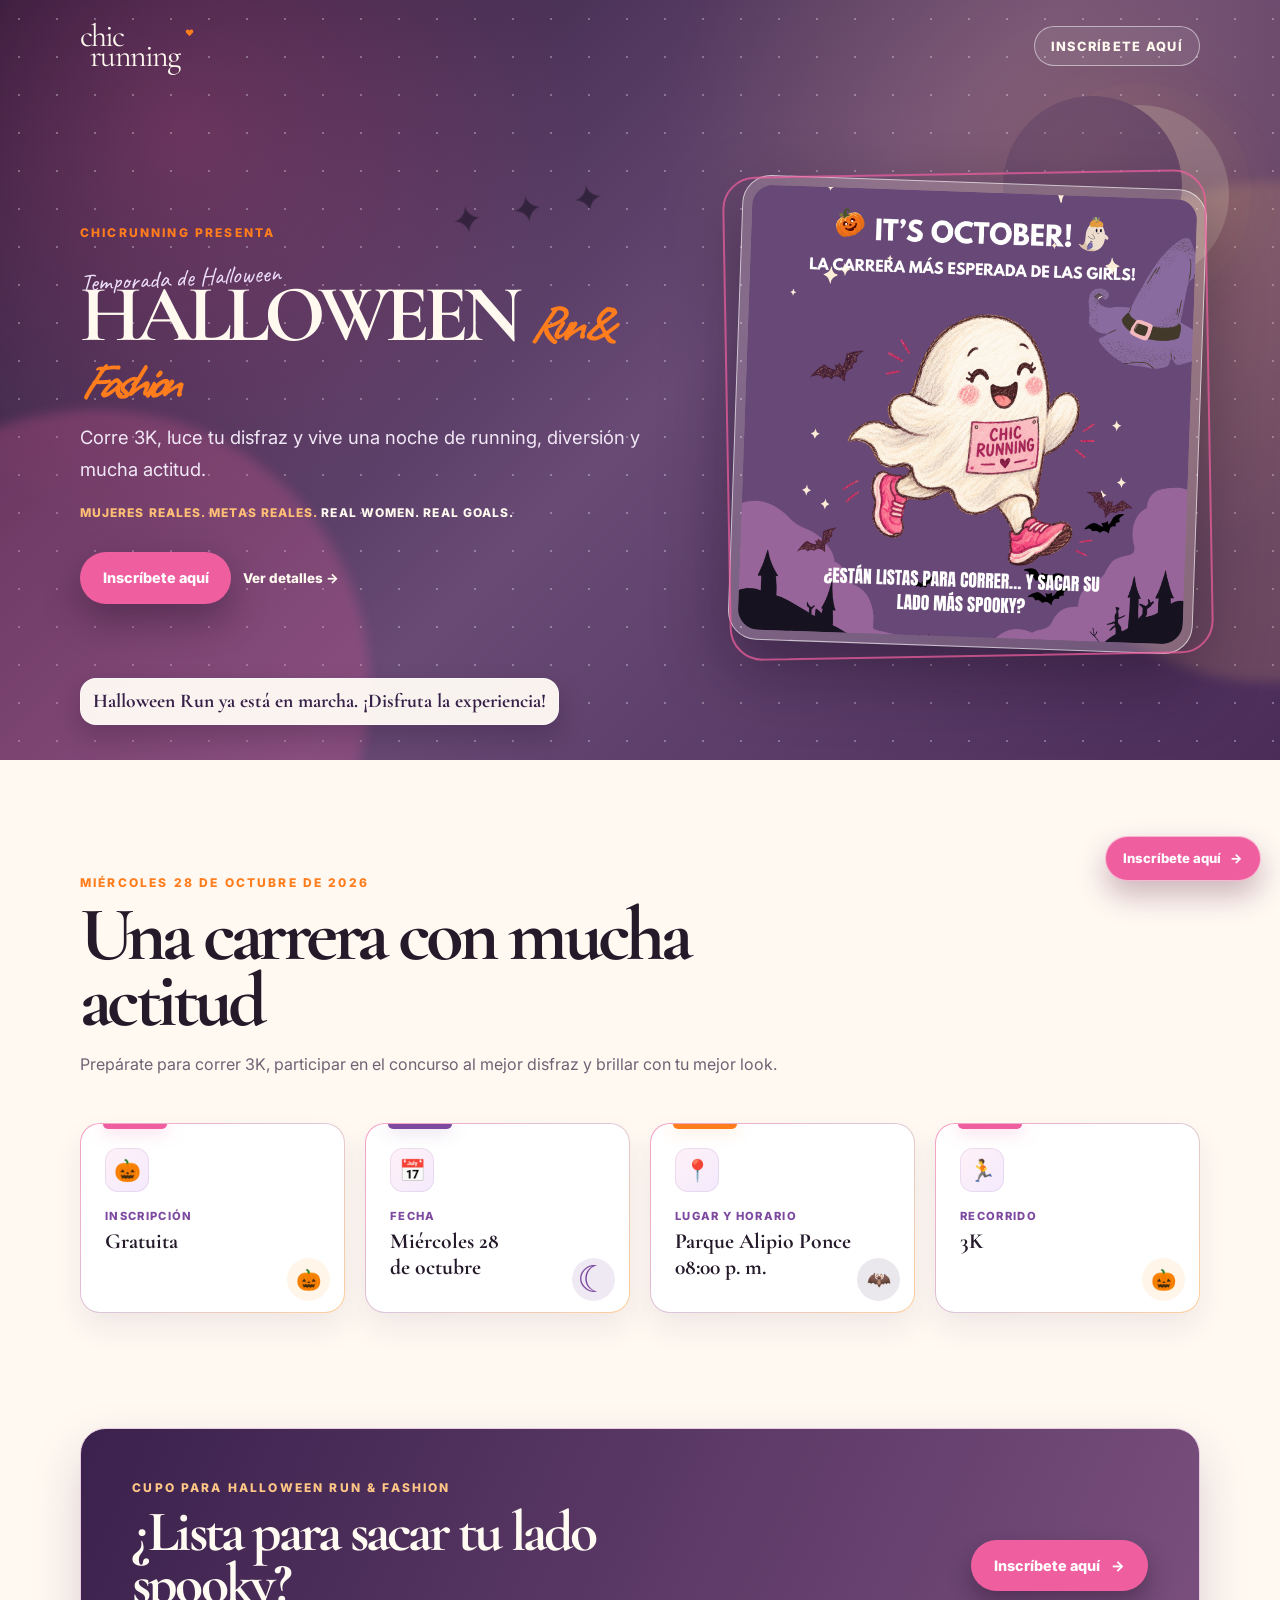
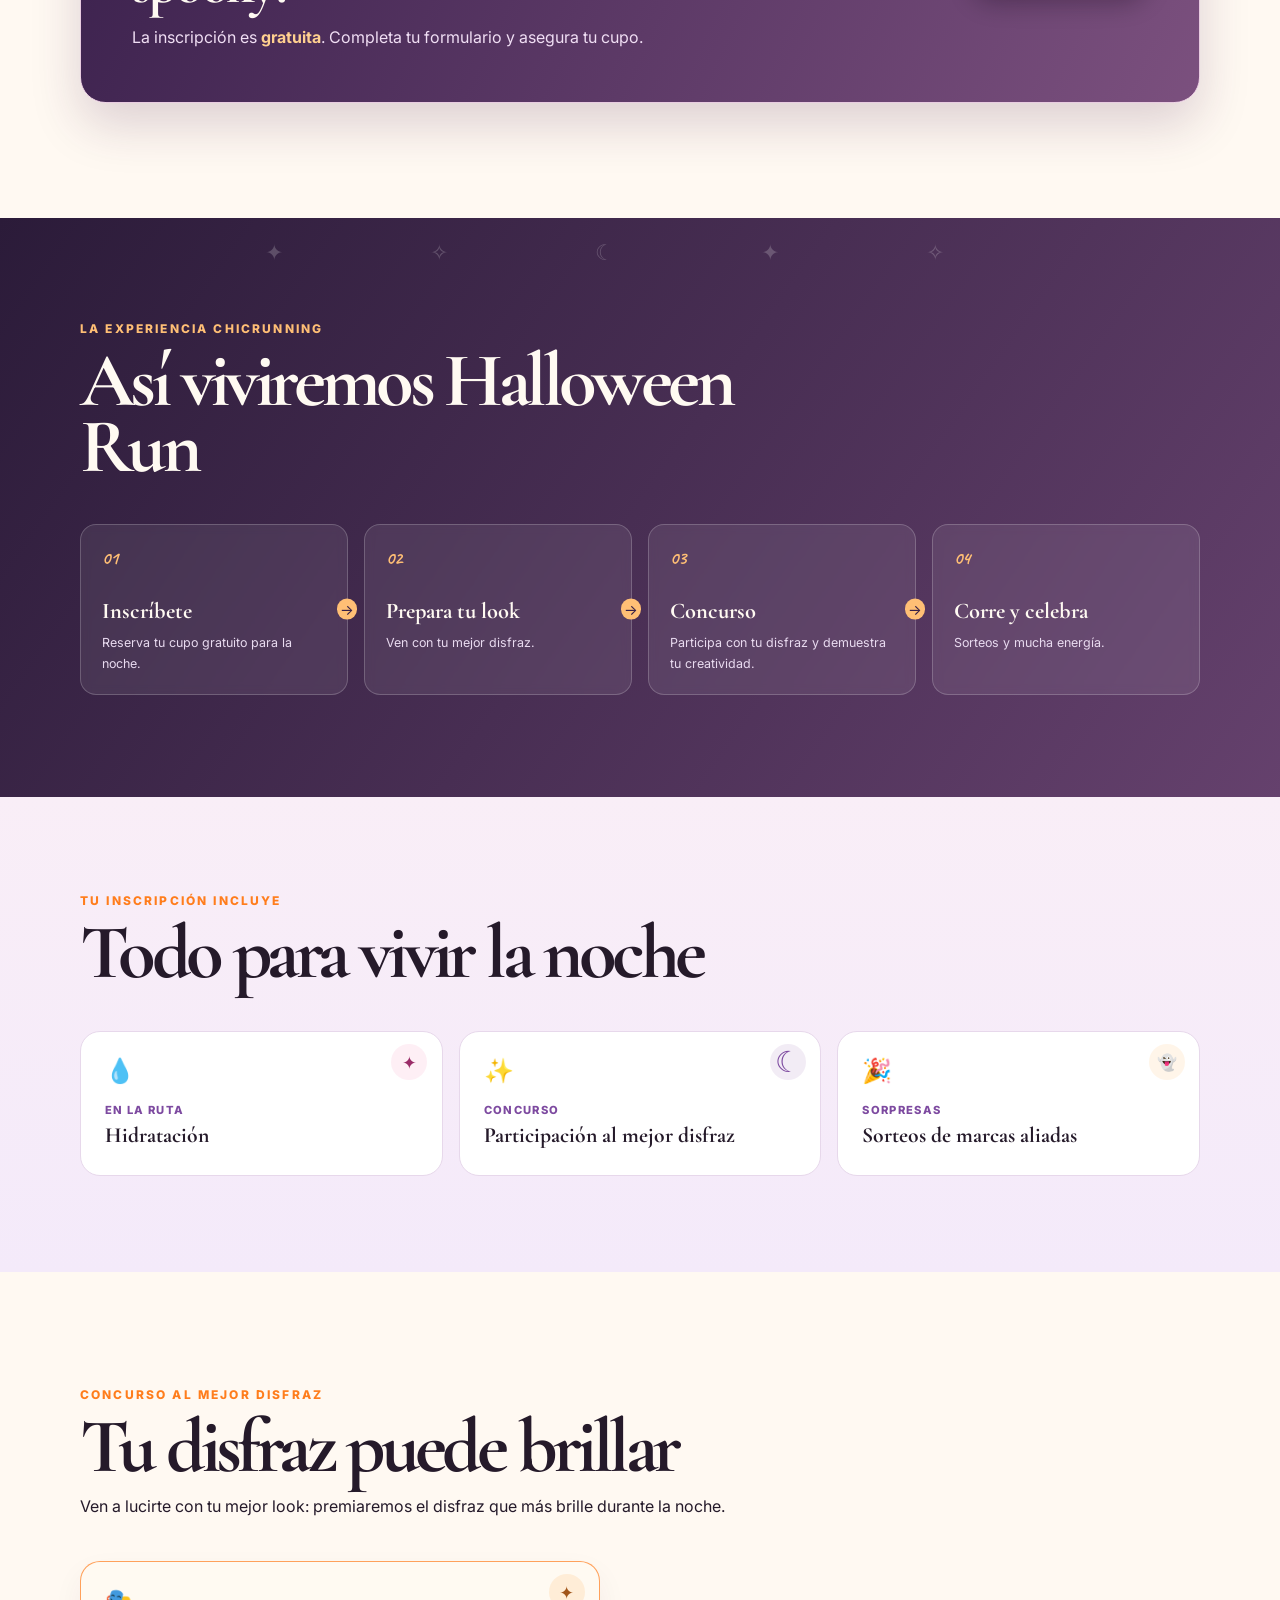
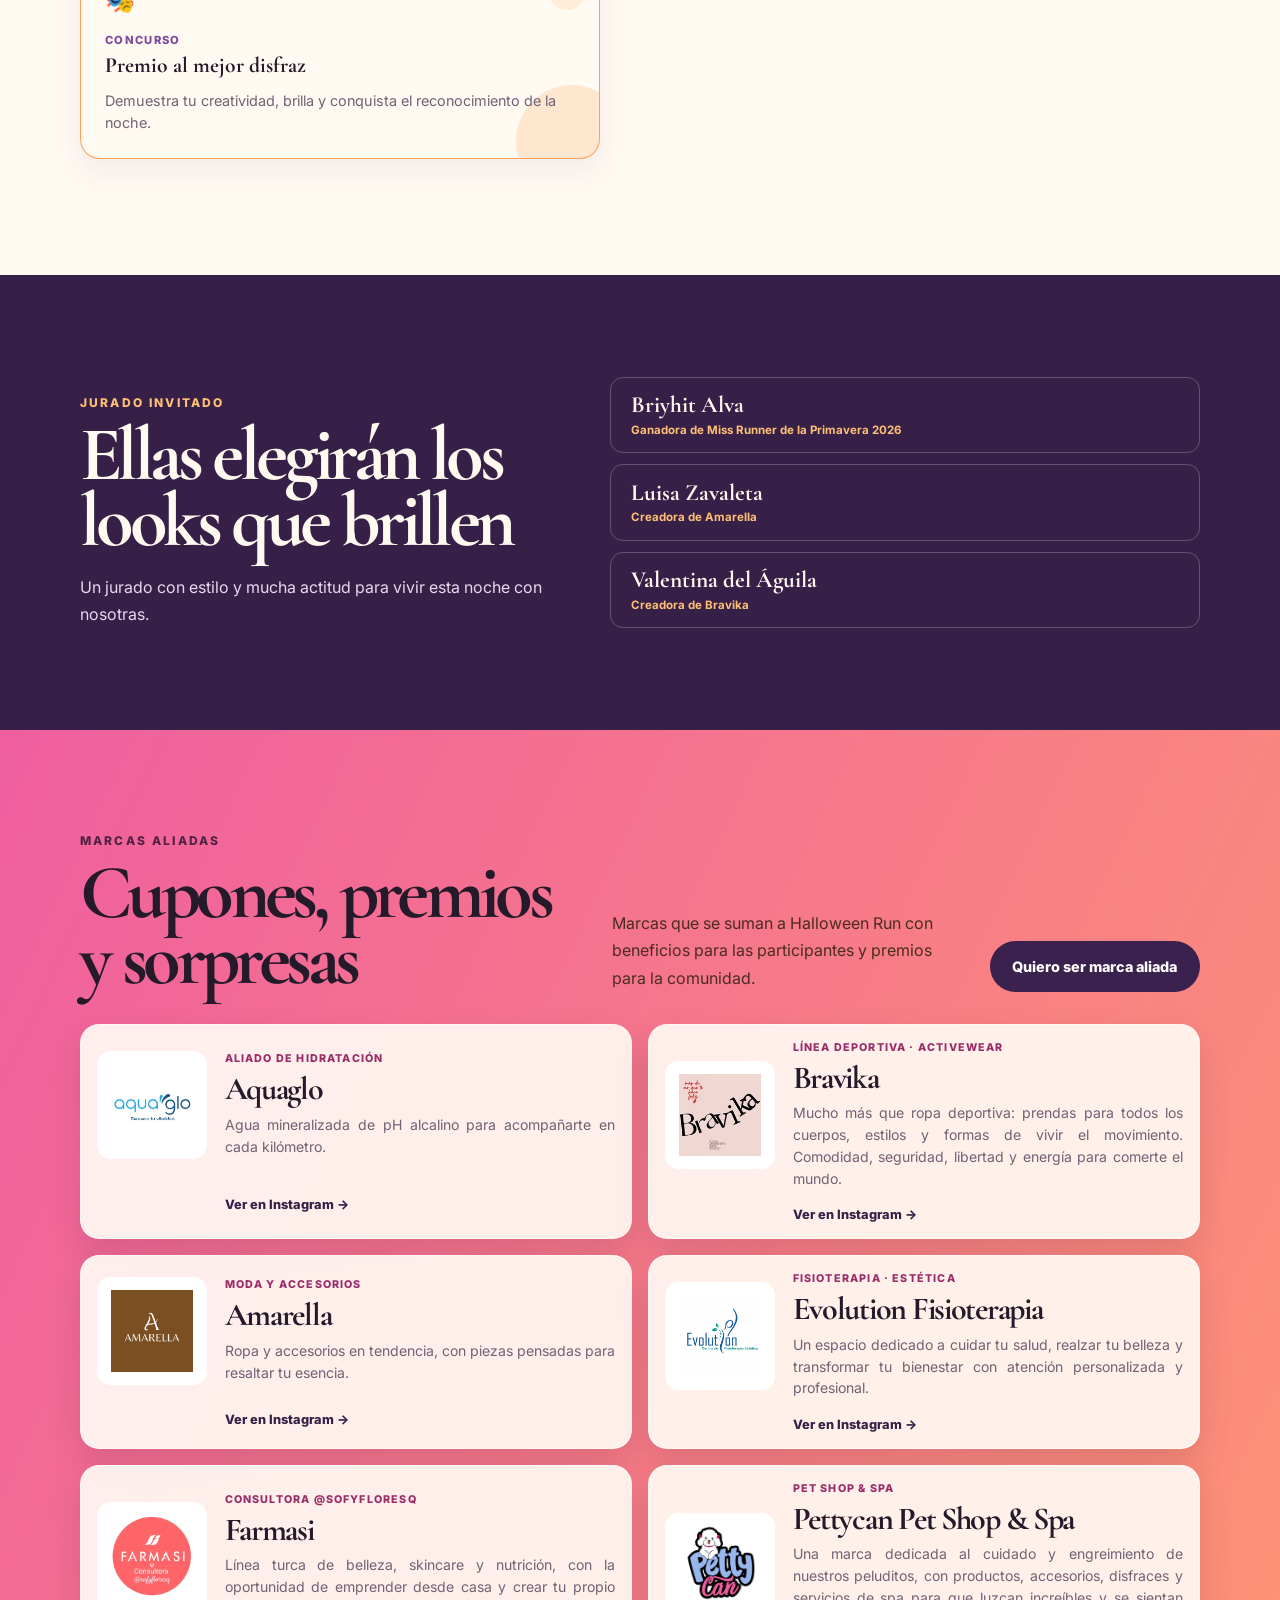
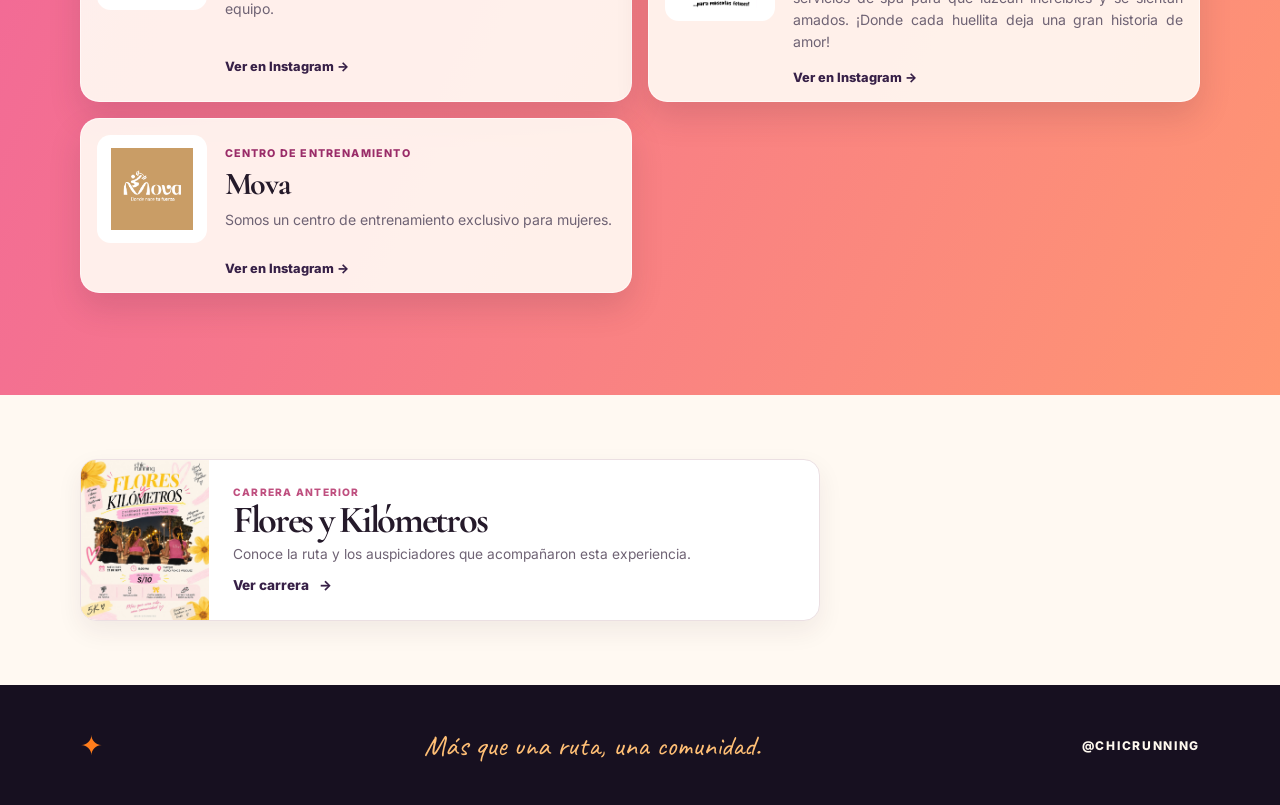
<file: index.html>
<!DOCTYPE html>
<html lang="es">
  <head>
    <meta charset="UTF-8" />
    <meta name="viewport" content="width=device-width, initial-scale=1.0" />
    <title>Halloween Run &amp; Fashion | ChicRunning</title>
    <meta name="description" content="Halloween Run & Fashion: carrera 3K, disfraces y sorteos de ChicRunning." />
    <link rel="preconnect" href="https://fonts.googleapis.com" />
    <link rel="preconnect" href="https://fonts.gstatic.com" crossorigin />
    <link href="https://fonts.googleapis.com/css2?family=Caveat:wght@500;600;700&family=Cormorant+Garamond:ital,wght@0,600;0,700;1,600&family=Inter:wght@400;500;600;700;800&display=swap" rel="stylesheet" />
    <link rel="stylesheet" href="halloween.css" />
    <script src="halloween.js" defer></script>
  </head>
  <body>
    <header class="hero" id="inicio">
      <nav class="topbar container" aria-label="Navegaci&oacute;n principal">
        <a class="brand" href="#inicio" aria-label="ChicRunning, inicio"><span class="brand__chic">chic</span><span class="brand__running">running</span><span class="brand__heart" aria-hidden="true">&hearts;</span></a>
        <a class="nav-link nav-link--cta signup-link" href="https://forms.gle/UzFH6JLGTyWy4miV9" target="_blank" rel="noopener noreferrer">Inscr&iacute;bete aqu&iacute;</a>
      </nav>
      <div class="hero__glow hero__glow--one" aria-hidden="true"></div><div class="hero__glow hero__glow--two" aria-hidden="true"></div>
      <div class="hero__content container">
        <div class="hero__copy">
          <p class="eyebrow">ChicRunning presenta</p><p class="season">Temporada de Halloween</p>
          <h1>Halloween <em>Run &amp; Fashion</em></h1>
          <p class="hero__lead">Corre 3K, luce tu disfraz y vive una noche de running, diversi&oacute;n y mucha actitud.</p>
          <p class="brand-slogan">Mujeres reales. Metas reales. <span lang="en">Real women. Real goals.</span></p>
          <div class="hero__actions"><a class="btn btn--primary signup-link" href="https://forms.gle/UzFH6JLGTyWy4miV9" target="_blank" rel="noopener noreferrer">Inscr&iacute;bete aqu&iacute;</a><a class="hero__details-link" href="#detalles">Ver detalles <span aria-hidden="true">&#8594;</span></a></div>
        </div>
        <figure class="hero__poster"><img src="assets/halloween.jpeg" alt="Afiche de Halloween Run de ChicRunning: It’s October" /></figure>
      </div>
      <div class="hero__countdown-slot container"><div class="countdown hero__countdown" data-event-date="2026-10-28T20:00:00-05:00" aria-label="Cuenta regresiva para Halloween Run"><div class="countdown__units"><div><strong data-countdown="days">--</strong><span>d&iacute;as</span></div><div><strong data-countdown="hours">--</strong><span>horas</span></div><div><strong data-countdown="minutes">--</strong><span>minutos</span></div><div><strong data-countdown="seconds">--</strong><span>segundos</span></div></div></div></div>
      <div class="moon" aria-hidden="true"></div><div class="bats" aria-hidden="true">&#10022; &#10022; &#10022;</div>
    </header>
    <main>
      <section class="details container reveal" id="detalles" aria-labelledby="details-title">
        <div class="section-heading"><p class="eyebrow">Mi&eacute;rcoles 28 de octubre de 2026</p><h2 id="details-title">Una carrera con mucha actitud</h2><p>Prep&aacute;rate para correr 3K, participar en el concurso al mejor disfraz y brillar con tu mejor look.</p></div>
        <div class="detail-grid">
          <article class="detail-card"><span aria-hidden="true">&#127875;</span><small>Inscripci&oacute;n</small><strong>Gratuita</strong></article>
          <article class="detail-card"><span aria-hidden="true">&#128197;</span><small>Fecha</small><strong>Mi&eacute;rcoles 28<br />de octubre</strong></article>
          <article class="detail-card"><span aria-hidden="true">&#128205;</span><small>Lugar y horario</small><strong>Parque Alipio Ponce<br />08:00 p. m.</strong></article>
          <article class="detail-card"><span aria-hidden="true">&#127939;</span><small>Recorrido</small><strong>3K</strong></article>
        </div>
      </section>
      <section class="signup container reveal" id="inscribete" aria-labelledby="signup-title">
        <div><p class="eyebrow">Cupo para Halloween Run &amp; Fashion</p><h2 id="signup-title">&iquest;Lista para sacar tu lado spooky?</h2><p>La inscripci&oacute;n es <strong>gratuita</strong>. Completa tu formulario y asegura tu cupo.</p></div>
        <a class="btn btn--signup signup-link" href="https://forms.gle/UzFH6JLGTyWy4miV9" target="_blank" rel="noopener noreferrer">Inscr&iacute;bete aqu&iacute;<span aria-hidden="true">&#8594;</span></a>
      </section>
      <section class="experience reveal" aria-labelledby="experience-title"><div class="container"><div class="section-heading"><p class="eyebrow">La experiencia ChicRunning</p><h2 id="experience-title">As&iacute; viviremos Halloween Run</h2></div><ol class="experience__steps"><li><span>01</span><strong>Inscr&iacute;bete</strong><small>Reserva tu cupo gratuito para la noche.</small></li><li><span>02</span><strong>Prepara tu look</strong><small>Ven con tu mejor disfraz.</small></li><li><span>03</span><strong>Concurso</strong><small>Participa con tu disfraz y demuestra tu creatividad.</small></li><li><span>04</span><strong>Corre y celebra</strong><small>Sorteos y mucha energ&iacute;a.</small></li></ol></div></section>
      <section class="include reveal" aria-labelledby="include-title"><div class="container"><div class="section-heading"><p class="eyebrow">Tu inscripci&oacute;n incluye</p><h2 id="include-title">Todo para vivir la noche</h2></div><div class="include-grid"><article class="include-card"><span aria-hidden="true">&#128167;</span><small>En la ruta</small><strong>Hidrataci&oacute;n</strong></article><article class="include-card"><span aria-hidden="true">&#10024;</span><small>Concurso</small><strong>Participaci&oacute;n al mejor disfraz</strong></article><article class="include-card"><span aria-hidden="true">&#127881;</span><small>Sorpresas</small><strong>Sorteos de marcas aliadas</strong></article></div></div></section>
      <section class="prizes container reveal" aria-labelledby="prizes-title">
        <p class="eyebrow">Concurso al mejor disfraz</p>
        <h2 id="prizes-title">Tu disfraz puede brillar</h2>
        <p class="section-heading">Ven a lucirte con tu mejor look: premiaremos el disfraz que m&aacute;s brille durante la noche.</p>
        <div class="prize-grid prize-grid--single">
          <article class="prize-card prize-card--first"><span aria-hidden="true">&#127917;</span><small>Concurso</small><strong>Premio al mejor disfraz</strong><p>Demuestra tu creatividad, brilla y conquista el reconocimiento de la noche.</p></article>
        </div>
      </section>
      <section class="jury reveal" aria-labelledby="jury-title"><div class="container jury__content"><div><p class="eyebrow">Jurado invitado</p><h2 id="jury-title">Ellas elegir&aacute;n los looks que brillen</h2><p>Un jurado con estilo y mucha actitud para vivir esta noche con nosotras.</p></div><div class="jury-list"><article><strong>Briyhit Alva</strong><small>Ganadora de Miss Runner de la Primavera 2026</small></article><article><strong>Luisa Zavaleta</strong><small>Creadora de Amarella</small></article><article><strong>Valentina del &Aacute;guila</strong><small>Creadora de Bravika</small></article></div></div></section>
      <section class="allies reveal" id="auspiciadores" aria-labelledby="allies-title"><div class="container allies__content"><div><p class="eyebrow">Marcas aliadas</p><h2 id="allies-title">Cupones, premios y sorpresas</h2></div><p>Marcas que se suman a Halloween Run con beneficios para las participantes y premios para la comunidad.</p><a class="btn btn--dark" href="https://www.instagram.com/chicrunning/" target="_blank" rel="noopener noreferrer">Quiero ser marca aliada</a></div><div class="container allies__grid"><article class="ally-card"><div class="ally-card__logo"><img src="assets/sponsors/aguaglo.jpg" alt="Logo de Aquaglo" /></div><div><p class="ally-card__label">Aliado de hidrataci&oacute;n</p><h3>Aquaglo</h3><p>Agua mineralizada de pH alcalino para acompa&ntilde;arte en cada kil&oacute;metro.</p></div><a class="ally-card__link" href="https://www.instagram.com/aquagloperu/" target="_blank" rel="noopener noreferrer">Ver en Instagram <span aria-hidden="true">&#8594;</span></a></article><article class="ally-card"><div class="ally-card__logo"><img src="assets/sponsors/bravika.jpg" alt="Logo de Bravika" /></div><div><p class="ally-card__label">L&iacute;nea deportiva · Activewear</p><h3>Bravika</h3><p>Mucho m&aacute;s que ropa deportiva: prendas para todos los cuerpos, estilos y formas de vivir el movimiento. Comodidad, seguridad, libertad y energ&iacute;a para comerte el mundo.</p></div><a class="ally-card__link" href="https://www.instagram.com/bravi_ka?cplk=MWlnZ2piYm5sYXhlag%3D%3D" target="_blank" rel="noopener noreferrer">Ver en Instagram <span aria-hidden="true">&#8594;</span></a></article><article class="ally-card"><div class="ally-card__logo"><img src="assets/sponsors/amarella.jpeg" alt="Logo de Amarella" /></div><div><p class="ally-card__label">Moda y accesorios</p><h3>Amarella</h3><p>Ropa y accesorios en tendencia, con piezas pensadas para resaltar tu esencia.</p></div><a class="ally-card__link" href="https://www.instagram.com/amarella.peru/" target="_blank" rel="noopener noreferrer">Ver en Instagram <span aria-hidden="true">&#8594;</span></a></article><article class="ally-card"><div class="ally-card__logo"><img src="assets/sponsors/evolution.jpeg" alt="Logo de Evolution Fisioterapia" /></div><div><p class="ally-card__label">Fisioterapia · Est&eacute;tica</p><h3>Evolution Fisioterapia</h3><p>Un espacio dedicado a cuidar tu salud, realzar tu belleza y transformar tu bienestar con atenci&oacute;n personalizada y profesional.</p></div><a class="ally-card__link" href="https://www.instagram.com/evolutionfisioestetica/" target="_blank" rel="noopener noreferrer">Ver en Instagram <span aria-hidden="true">&#8594;</span></a></article></div></section>
      <section class="history history--compact container reveal" id="historia" aria-label="Carrera anterior"><article class="race-card"><img src="assets/flores-y-kilometros.jpeg" alt="Afiche de Flores y Kil&oacute;metros" /><div class="race-card__content"><p class="race-card__label">Carrera anterior</p><h3>Flores y Kil&oacute;metros</h3><p>Conoce la ruta y los auspiciadores que acompa&ntilde;aron esta experiencia.</p><a class="text-link" href="carreras/flores-y-kilometros/index.html">Ver carrera <span aria-hidden="true">&#8594;</span></a></div></article></section>
    </main>
    <footer class="footer"><div class="container footer__content"><span class="footer__spark" aria-hidden="true">&#10022;</span><p>M&aacute;s que una ruta, una comunidad.</p><a href="https://www.instagram.com/chicrunning/" target="_blank" rel="noopener noreferrer">@chicrunning</a></div></footer>
    <a class="floating-signup signup-link" href="https://forms.gle/UzFH6JLGTyWy4miV9" target="_blank" rel="noopener noreferrer">Inscr&iacute;bete aqu&iacute;<span aria-hidden="true">&#8594;</span></a>
  </body>
</html>
</file>
<file: halloween.css>
:root { --night: #171020; --plum: #372047; --violet: #7d4aa0; --orange: #ff7d1c; --orange-soft: #ffbf75; --lilac: #edddfa; --paper: #fff9f2; --ink: #251a2a; --muted: #6f6374; --display: "Cormorant Garamond", Georgia, serif; --body: "Inter", system-ui, sans-serif; --hand: "Caveat", cursive; }
* { box-sizing: border-box; } html { scroll-behavior: smooth; } body { margin: 0; color: var(--ink); background: var(--paper); font-family: var(--body); } a { color: inherit; } .container { width: min(1120px, calc(100% - 2.5rem)); margin-inline: auto; }
.hero { position: relative; min-height: 720px; overflow: hidden; color: #fff9ef; background: radial-gradient(circle at 50% 18%, #70458b 0, #332045 39%, var(--night) 76%); }.hero::before { content: ""; position: absolute; inset: 0; opacity: .3; background-image: radial-gradient(#fff 1px, transparent 1px); background-size: 38px 38px; }.topbar, .hero__content { position: relative; z-index: 2; }.topbar { display: flex; align-items: center; justify-content: space-between; min-height: 92px; }.brand { position: relative; display: inline-flex; flex-direction: column; color: #fff9ef; font-family: var(--display); font-size: 2rem; line-height: .62; letter-spacing: -.06em; text-decoration: none; }.brand__running { margin-left: .65rem; }.brand__heart { position: absolute; top: .05rem; right: -.85rem; color: var(--orange); font: 700 .55rem var(--body); }.nav-link { color: #fff9ef; font-size: .8rem; font-weight: 800; letter-spacing: .1em; text-decoration: none; text-transform: uppercase; }.nav-link:hover { color: var(--orange-soft); }
.hero__content { max-width: 840px; padding: 6.6rem 0 9.5rem; text-align: center; }.eyebrow { margin: 0 0 .75rem; color: var(--orange); font-size: .75rem; font-weight: 800; letter-spacing: .18em; text-transform: uppercase; }.season { margin: 0; color: var(--lilac); font-family: var(--hand); font-size: 1.55rem; transform: rotate(-3deg); } h1, h2, h3, p { margin-top: 0; }.hero h1 { margin: .15rem 0 1.25rem; font: 700 clamp(4.2rem, 12vw, 8.6rem)/.72 var(--display); letter-spacing: -.075em; text-transform: uppercase; }.hero h1 em { color: var(--orange); font-family: var(--hand); font-size: .62em; text-transform: none; }.hero__lead { max-width: 610px; margin: 0 auto; color: #f1e7f6; font-size: clamp(1rem, 2vw, 1.15rem); line-height: 1.75; }.brand-slogan { margin: 1.25rem 0 2rem; color: var(--orange-soft); font-size: .75rem; font-weight: 800; letter-spacing: .09em; text-transform: uppercase; }.brand-slogan span { color: #fff9ef; }
.btn { display: inline-flex; align-items: center; justify-content: center; min-height: 3.2rem; padding: .82rem 1.35rem; border: 1px solid transparent; border-radius: 999px; font-size: .9rem; font-weight: 800; text-decoration: none; transition: transform .18s ease, box-shadow .18s ease; }.btn:hover { transform: translateY(-3px); }.btn--primary { color: var(--night); background: var(--orange); box-shadow: 0 14px 34px rgba(0,0,0,.28); }.btn--dark { color: #fff; background: var(--plum); }.moon { position: absolute; z-index: 1; top: 135px; right: 12%; width: clamp(100px, 14vw, 190px); aspect-ratio: 1; border-radius: 50%; background: #fff0bd; box-shadow: 0 0 0 22px rgba(255,189,104,.09), 0 0 70px rgba(255,189,104,.35); }.moon::after { content: ""; position: absolute; top: -5%; left: -26%; width: 100%; height: 100%; border-radius: 50%; background: #352050; }.bats { position: absolute; z-index: 1; top: 250px; right: 24%; color: #0e0b18; font-size: 2.4rem; letter-spacing: .25em; transform: rotate(-10deg); }.hero__glow { position: absolute; border-radius: 50%; filter: blur(6px); }.hero__glow--one { bottom: -200px; left: -180px; width: 550px; height: 550px; background: rgba(255,122,24,.22); }.hero__glow--two { top: 24%; right: -240px; width: 500px; height: 500px; background: rgba(166,96,211,.2); }.hero__note { position: absolute; z-index: 2; right: 2.2rem; bottom: 2rem; margin: 0; color: var(--lilac); font: 1.25rem var(--hand); transform: rotate(-4deg); }
.details { padding: clamp(4.5rem, 9vw, 7.5rem) 0; }.section-heading { max-width: 710px; }.section-heading h2, .allies h2, .prizes h2 { margin-bottom: 1rem; font: 700 clamp(3rem, 6vw, 5.4rem)/.86 var(--display); letter-spacing: -.06em; }.section-heading > p:last-child { color: var(--muted); line-height: 1.75; }.detail-grid, .include-grid, .prize-grid { display: grid; grid-template-columns: repeat(3, 1fr); gap: 1rem; margin-top: 2.8rem; }.detail-card, .include-card, .prize-card { min-height: 175px; padding: 1.5rem; border: 1px solid #e7d8eb; border-radius: 1.25rem; background: #fff; box-shadow: 0 13px 30px rgba(61,25,73,.06); }.detail-card span, .include-card span, .prize-card span { display: block; margin-bottom: 1.1rem; font-size: 1.5rem; }.detail-card small, .include-card small, .prize-card small { display: block; margin-bottom: .35rem; color: var(--violet); font-size: .7rem; font-weight: 800; letter-spacing: .12em; text-transform: uppercase; }.detail-card strong, .include-card strong, .prize-card strong { font: 700 1.35rem var(--display); }.include { padding: clamp(4rem, 8vw, 6rem) 0; background: #f4eafa; }.include-card { min-height: 145px; box-shadow: none; }.prizes { padding: clamp(4.5rem, 9vw, 7.5rem) 0; }.prize-card { position: relative; overflow: hidden; }.prize-card::after { content: ""; position: absolute; right: -1.8rem; bottom: -2.4rem; width: 7rem; height: 7rem; border-radius: 50%; background: rgba(255,125,28,.16); }.prize-card--first { border-color: rgba(255,125,28,.7); background: #fffaf2; }.prize-card p { position: relative; z-index: 1; margin: .7rem 0 0; color: var(--muted); font-size: .9rem; line-height: 1.55; }
.jury { padding: clamp(4.5rem, 8vw, 7rem) 0; color: #fff9ef; background: var(--plum); }.jury .eyebrow { color: var(--orange-soft); }.jury__content { display: grid; grid-template-columns: .9fr 1.1fr; align-items: end; gap: 3rem; }.jury h2 { margin: 0; font: 700 clamp(3rem, 6vw, 5.4rem)/.86 var(--display); letter-spacing: -.06em; }.jury__content > div > p:last-child { margin: 1.2rem 0 0; color: #e7d8ef; line-height: 1.7; }.jury-list { display: grid; gap: .7rem; }.jury-list article { display: grid; gap: .22rem; padding: .85rem 1.2rem; border: 1px solid rgba(255,255,255,.22); border-radius: .8rem; }.jury-list strong { font: 700 1.45rem var(--display); }.jury-list small { color: var(--orange-soft); font-size: .72rem; font-weight: 700; line-height: 1.35; }.allies { padding: clamp(4.5rem, 8vw, 7rem) 0; background: var(--orange); }.allies__content { display: grid; grid-template-columns: 1.3fr .9fr auto; align-items: end; gap: 2rem; }.allies .eyebrow { color: var(--plum); }.allies h2 { margin: 0; }.allies__content > p { margin: 0; color: #4c2c1e; line-height: 1.7; }.allies .btn--dark { background: var(--night); }
.history { padding: clamp(4.5rem, 9vw, 7.5rem) 0; }.race-card { display: grid; grid-template-columns: minmax(230px, 330px) 1fr; max-width: 880px; overflow: hidden; border: 1px solid #ebdfe2; border-radius: 1.5rem; background: #fff; box-shadow: 0 18px 44px rgba(55,25,44,.09); }.race-card img { width: 100%; height: 100%; min-height: 315px; object-fit: cover; object-position: top; }.race-card__content { align-self: center; padding: clamp(2rem, 6vw, 4rem); }.race-card__label { margin-bottom: .8rem; color: #bf4f7f; font-size: .72rem; font-weight: 800; letter-spacing: .12em; text-transform: uppercase; }.race-card h3 { margin-bottom: 1rem; font: 700 clamp(2.5rem, 5vw, 4rem)/.85 var(--display); letter-spacing: -.06em; }.race-card__content > p:not(.race-card__label) { color: var(--muted); line-height: 1.7; }.text-link { display: inline-flex; gap: .6rem; margin-top: .8rem; color: var(--plum); font-size: .85rem; font-weight: 800; text-decoration: none; }.text-link:hover { color: var(--orange); }.footer { padding: 2.6rem 0; color: #fff9ef; background: var(--night); }.footer__content { display: flex; align-items: center; justify-content: space-between; gap: 1.25rem; }.footer__content p { margin: 0; color: var(--orange-soft); font: 1.8rem var(--hand); }.footer__content a { color: #fff9ef; font-size: .75rem; font-weight: 800; letter-spacing: .14em; text-decoration: none; text-transform: uppercase; }.footer__spark { color: var(--orange); font-size: 1.7rem; }
@media (max-width: 760px) { .container { width: min(100% - 1.5rem, 1120px); }.hero { min-height: 680px; }.topbar { min-height: 78px; }.hero__content { padding: 8rem 0 8rem; }.moon { top: 112px; right: 7%; opacity: .78; }.bats { display: none; }.hero__note { right: 1rem; bottom: 1.2rem; }.detail-grid, .include-grid, .prize-grid, .jury__content, .allies__content { grid-template-columns: 1fr; }.allies__content { align-items: start; }.race-card { grid-template-columns: 1fr; }.race-card img { max-height: 360px; }.footer__content { flex-direction: column; text-align: center; } }
@media (prefers-reduced-motion: reduce) { html { scroll-behavior: auto; }.btn { transition: none; } }

/* Ajustes visuales basados en el afiche oficial de Halloween Run. */
:root { --pink: #ef5f9f; --berry: #9a2c68; --violet-poster: #72517c; --cream-poster: #fff3de; }
.hero { min-height: 760px; background: radial-gradient(circle at 14% 17%, rgba(239, 95, 159, .26), transparent 25rem), radial-gradient(circle at 84% 20%, rgba(255, 190, 118, .18), transparent 26rem), linear-gradient(135deg, #281735 0%, #694a75 52%, #4b2c59 100%); }
.nav-link--cta { padding: .7rem 1rem; border: 1px solid rgba(255,255,255,.5); border-radius: 999px; background: rgba(255,255,255,.08); }
.hero__content { display: grid; grid-template-columns: minmax(0, 1.02fr) minmax(280px, .82fr); max-width: 1120px; align-items: center; gap: clamp(2rem, 6vw, 5.5rem); padding: clamp(4rem, 7vw, 6.5rem) 0; text-align: left; }
.hero__copy { position: relative; z-index: 2; }.hero__copy .hero__lead { margin: 0; }.hero__copy .brand-slogan { max-width: 480px; }.hero__actions { display: flex; flex-wrap: wrap; align-items: center; gap: 1.15rem; }.btn--primary { color: #fff; background: var(--pink); box-shadow: 0 16px 36px rgba(27, 10, 35, .35); }.hero__details-link { color: #fff9ef; font-size: .84rem; font-weight: 800; text-decoration: none; }.hero__details-link:hover { color: var(--orange-soft); }
.hero__poster { position: relative; z-index: 2; margin: 0; padding: .55rem; border: 1px solid rgba(255,255,255,.6); border-radius: 1.8rem; background: rgba(255,249,239,.18); box-shadow: 0 28px 70px rgba(18, 7, 27, .42); transform: rotate(2deg); }.hero__poster::before { content: ""; position: absolute; inset: -.65rem; z-index: -1; border: 2px solid rgba(239,95,159,.72); border-radius: 2.05rem; transform: rotate(-3deg); }.hero__poster img { display: block; width: 100%; border-radius: 1.3rem; }.hero__poster figcaption { position: absolute; right: -1.1rem; bottom: 1.45rem; padding: .2rem .85rem .35rem; color: #4c213f; background: var(--cream-poster); font: 700 1.7rem var(--hand); transform: rotate(-5deg); }
.moon { top: 105px; right: 4%; opacity: .2; }.bats { right: 52%; top: 185px; opacity: .5; }.hero__glow--one { background: rgba(239,95,159,.24); }.hero__glow--two { background: rgba(255,190,118,.16); }
.signup { display: grid; grid-template-columns: 1fr auto; align-items: center; gap: 2rem; margin-bottom: clamp(4rem, 9vw, 7.5rem); padding: clamp(1.8rem, 5vw, 3.2rem); border: 1px solid #e8cbe0; border-radius: 1.6rem; color: #fffaf2; background: linear-gradient(115deg, #3b214d, #7b507e); box-shadow: 0 22px 50px rgba(69,29,74,.18); }.signup .eyebrow { color: #ffc785; }.signup h2 { max-width: 610px; margin-bottom: .8rem; font: 700 clamp(2.3rem, 4.5vw, 4rem)/.9 var(--display); letter-spacing: -.05em; }.signup p:last-child { max-width: 620px; margin: 0; color: #f0def4; line-height: 1.7; }.signup p strong { color: #ffd08f; }.btn--signup { gap: .7rem; min-width: 10.8rem; color: #fff; background: var(--pink); box-shadow: 0 12px 25px rgba(13,4,17,.3); }
.include { background: linear-gradient(180deg, #f9eef7, #f4eafa); }.allies { background: linear-gradient(115deg, #ef5f9f, #ff9672); }.allies .eyebrow { color: #542145; }.allies .btn--dark { background: #3b214d; }
.allies__grid { display: grid; grid-template-columns: repeat(2, minmax(0, 1fr)); gap: 1rem; margin-top: 2rem; }.ally-card { display: grid; grid-template-columns: 110px minmax(0, 1fr); align-items: center; gap: 1.1rem; max-width: none; padding: 1rem; border: 1px solid rgba(255,255,255,.55); border-radius: 1.2rem; background: rgba(255,250,244,.92); box-shadow: 0 15px 32px rgba(74,31,56,.15); color: var(--ink); }.ally-card__logo { display: grid; place-items: center; height: 108px; padding: .75rem; border-radius: .85rem; background: #fff; }.ally-card__logo img { max-width: 100%; max-height: 82px; object-fit: contain; }.ally-card__label { margin-bottom: .25rem; color: var(--berry); font-size: .67rem; font-weight: 800; letter-spacing: .11em; text-transform: uppercase; }.ally-card h3 { margin-bottom: .35rem; font: 700 2rem var(--display); letter-spacing: -.04em; }.ally-card div > p:last-child { margin: 0; color: var(--muted); font-size: .88rem; line-height: 1.55; }.ally-card__link, .ally-card__pending { grid-column: 2; margin: 0; color: var(--plum); font-size: .8rem; font-weight: 800; text-decoration: none; }.ally-card__link:hover { color: var(--pink); }.ally-card__pending { color: var(--berry); }
@media (max-width: 760px) { .hero { min-height: auto; }.nav-link--cta { font-size: .71rem; }.hero__content { grid-template-columns: 1fr; gap: 3rem; padding: 4.2rem 0 4.5rem; text-align: center; }.hero__copy .hero__lead, .hero__copy .brand-slogan { margin-inline: auto; }.hero__actions { justify-content: center; }.hero__poster { width: min(100%, 430px); margin-inline: auto; }.moon { right: -5%; }.bats { display: none; }.signup { grid-template-columns: 1fr; align-items: start; }.btn--signup { width: 100%; } }
@media (max-width: 760px) { .allies__grid { grid-template-columns: 1fr; }.ally-card { grid-template-columns: 88px 1fr; gap: 1rem; }.ally-card__logo { height: 88px; padding: .55rem; }.ally-card__logo img { max-height: 66px; }.ally-card__link, .ally-card__pending { grid-column: 1 / -1; } }

.history--compact { padding: clamp(2.5rem, 5vw, 4rem) 0; }.history--compact .race-card { grid-template-columns: 128px 1fr; max-width: 740px; min-height: 0; border-radius: 1rem; box-shadow: 0 10px 26px rgba(55,25,44,.07); }.history--compact .race-card img { min-height: 0; height: 100%; }.history--compact .race-card__content { padding: 1.25rem 1.5rem; }.history--compact .race-card__label { margin-bottom: .35rem; font-size: .64rem; }.history--compact .race-card h3 { margin-bottom: .45rem; font-size: clamp(1.85rem, 3vw, 2.45rem); }.history--compact .race-card__content > p:not(.race-card__label) { margin-bottom: .55rem; font-size: .86rem; line-height: 1.55; }.history--compact .text-link { margin-top: 0; }
@media (max-width: 760px) { .history--compact .race-card { grid-template-columns: 100px 1fr; }.history--compact .race-card img { min-height: 100%; max-height: none; }.history--compact .race-card__content { padding: 1rem; }.history--compact .race-card h3 { font-size: 1.8rem; } }

@media (min-width: 761px) { .hero h1 { font-size: clamp(3.8rem, 6.3vw, 5.6rem); } }

.detail-grid { gap: 1.25rem; }
.detail-grid { grid-template-columns: repeat(4, minmax(0, 1fr)); }
.detail-card { position: relative; min-height: 190px; overflow: hidden; border: 1px solid transparent; background: linear-gradient(#fff, #fff) padding-box, linear-gradient(135deg, rgba(239,95,159,.58), rgba(125,74,160,.28), rgba(255,190,118,.7)) border-box; box-shadow: 0 15px 30px rgba(65,28,72,.08); transition: transform 220ms ease, box-shadow 220ms ease; animation: detail-card-in 560ms both; }
.detail-card:nth-child(2) { animation-delay: 90ms; }.detail-card:nth-child(3) { animation-delay: 180ms; }
.detail-card::before { content: ""; position: absolute; top: 0; left: 1.4rem; width: 4rem; height: .3rem; border-radius: 0 0 .4rem .4rem; background: var(--pink); box-shadow: 0 0 18px rgba(239,95,159,.55); }.detail-card::after { content: ""; position: absolute; right: -2.4rem; bottom: -3rem; width: 8rem; height: 8rem; border-radius: 50%; background: radial-gradient(circle, rgba(255,190,118,.31), rgba(255,190,118,0) 68%); transition: transform 300ms ease; }
.detail-card:nth-child(2)::before { background: var(--violet); box-shadow: 0 0 18px rgba(125,74,160,.42); }.detail-card:nth-child(3)::before { background: var(--orange); box-shadow: 0 0 18px rgba(255,125,28,.38); }.detail-card:hover { box-shadow: 0 24px 44px rgba(65,28,72,.16); transform: translateY(-7px); }.detail-card:hover::after { transform: scale(1.32); }.detail-card span { display: grid; position: relative; z-index: 1; place-items: center; width: 2.75rem; height: 2.75rem; margin-bottom: 1.05rem; border-radius: .8rem; background: linear-gradient(135deg, #fff1f7, #f4eafd); box-shadow: inset 0 0 0 1px rgba(125,74,160,.12); font-size: 1.35rem; }.detail-card strong { position: relative; z-index: 1; }.detail-card small { position: relative; z-index: 1; }
@keyframes detail-card-in { from { opacity: 0; transform: translateY(16px); } to { opacity: 1; transform: translateY(0); } }
@media (prefers-reduced-motion: reduce) { .detail-card { animation: none; transition: none; }.detail-card:hover { transform: none; } }

/* Pequeños detalles de Halloween para que cada bloque se sienta parte del evento. */
.detail-card::after { content: "🎃"; display: grid; place-items: center; right: .85rem; bottom: .7rem; width: 2.7rem; height: 2.7rem; background: rgba(255,190,118,.16); border-radius: 50%; font-size: 1.28rem; transform: none; }.detail-card:nth-child(2)::after { content: "☾"; color: var(--violet); background: rgba(125,74,160,.12); font-family: Georgia, serif; font-size: 2.3rem; }.detail-card:nth-child(3)::after { content: "🦇"; background: rgba(55,32,71,.1); font-size: 1.2rem; }.detail-card:hover::after { transform: rotate(8deg) scale(1.12); }
.include-card, .prize-card, .ally-card { position: relative; overflow: hidden; }.include-card::before, .prize-card::before { position: absolute; top: .75rem; right: .9rem; display: grid; place-items: center; width: 2.25rem; height: 2.25rem; border-radius: 50%; background: rgba(239,95,159,.1); color: var(--berry); font-size: 1.1rem; }.include-card::before { content: "✦"; }.include-card:nth-child(2)::before { content: "☾"; color: var(--violet); background: rgba(125,74,160,.1); font-family: Georgia, serif; font-size: 1.8rem; }.include-card:nth-child(3)::before { content: "👻"; background: rgba(255,190,118,.16); font-size: 1rem; }.include-card:nth-child(4)::before { content: "🦇"; background: rgba(55,32,71,.1); font-size: .95rem; }.prize-card::before { content: "✦"; background: rgba(255,190,118,.22); color: #a1551a; }.prize-card:nth-child(2)::before { content: "🕸"; background: rgba(125,74,160,.11); color: var(--violet); }.prize-card:nth-child(3)::before { content: "🦇"; background: rgba(239,95,159,.1); color: var(--berry); font-size: .95rem; }.ally-card::before { content: "Halloween treat"; position: absolute; top: .7rem; right: .85rem; padding: .28rem .55rem; border-radius: 999px; color: var(--berry); background: #fff0f6; font-size: .58rem; font-weight: 800; letter-spacing: .08em; text-transform: uppercase; }
@media (max-width: 760px) { .ally-card::before { top: .45rem; right: .5rem; font-size: .52rem; }.include-card::before, .prize-card::before { top: .6rem; right: .65rem; } }

/* Microinteracciones y recorrido de la experiencia. */
.hero::before { animation: star-drift 16s linear infinite; }.hero__poster { animation: poster-float 5s ease-in-out infinite; }
.countdown { display: flex; align-items: center; justify-content: space-between; gap: 1.5rem; margin: 2.25rem 0 0; padding: 1rem 1.25rem; border: 1px solid #ead5e8; border-radius: 1rem; background: linear-gradient(110deg, #fff7fb, #f5edfc); }.countdown > p { margin: 0; color: var(--plum); font: 700 1.22rem var(--display); }.countdown__units { display: flex; gap: .65rem; }.countdown__units div { display: grid; place-items: center; min-width: 3.65rem; padding: .35rem .45rem; border-radius: .65rem; background: #fff; box-shadow: 0 5px 12px rgba(79,41,91,.08); }.countdown__units strong { font: 700 1.35rem var(--display); line-height: 1; }.countdown__units span { margin-top: .2rem; color: var(--violet); font-size: .55rem; font-weight: 800; letter-spacing: .08em; text-transform: uppercase; }
.hero__countdown { position: absolute; z-index: 3; bottom: 1.2rem; left: 50%; width: min(610px, calc(100% - 2.5rem)); margin: 0; border-color: rgba(255,255,255,.35); background: rgba(255,250,245,.92); box-shadow: 0 14px 30px rgba(22,8,31,.18); transform: translateX(-50%); }.hero__countdown::before { content: "✦"; margin-right: -.6rem; color: var(--pink); font-size: 1.25rem; }
.experience { position: relative; padding: clamp(4.5rem, 8vw, 7rem) 0; overflow: hidden; color: #fffaf2; background: linear-gradient(125deg, #2b1b39, #65416d); }.experience::before { content: "✦  ✧  ☾  ✦  ✧"; position: absolute; top: 1.3rem; left: 0; width: 100%; color: rgba(255,255,255,.2); font-size: 1.35rem; letter-spacing: 4.4rem; text-align: center; white-space: nowrap; }.experience .container { position: relative; z-index: 2; }.experience .eyebrow { color: var(--orange-soft); }.experience .section-heading h2 { margin-bottom: 0; }.experience__steps { display: grid; grid-template-columns: repeat(4, 1fr); gap: 1rem; padding: 0; margin: 2.75rem 0 0; list-style: none; }.experience__steps li { position: relative; min-height: 165px; padding: 1.3rem; border: 1px solid rgba(255,255,255,.2); border-radius: 1rem; background: rgba(255,255,255,.08); backdrop-filter: blur(5px); }.experience__steps li:not(:last-child)::after { content: "→"; position: absolute; top: 50%; right: -.65rem; z-index: 2; display: grid; place-items: center; width: 1.3rem; height: 1.3rem; border-radius: 50%; color: var(--plum); background: var(--orange-soft); font-size: .9rem; transform: translateY(-50%); }.experience__steps span { display: block; margin-bottom: 1.7rem; color: var(--orange-soft); font: 700 1.15rem var(--hand); }.experience__steps strong { display: block; margin-bottom: .45rem; font: 700 1.4rem var(--display); }.experience__steps small { color: #e9dbf0; font-size: .78rem; line-height: 1.45; }
.js .reveal { opacity: 0; transform: translateY(24px); transition: opacity 650ms ease, transform 650ms cubic-bezier(.2,.8,.2,1); }.js .reveal.is-visible { opacity: 1; transform: translateY(0); }.floating-signup { position: fixed; right: 1.2rem; bottom: 1.2rem; z-index: 10; display: inline-flex; align-items: center; gap: .55rem; padding: .85rem 1.05rem; border: 1px solid rgba(255,255,255,.55); border-radius: 999px; color: #fff; background: var(--pink); box-shadow: 0 14px 30px rgba(85,20,61,.3); font-size: .82rem; font-weight: 800; text-decoration: none; transition: transform 180ms ease, box-shadow 180ms ease; }.floating-signup:hover { box-shadow: 0 18px 35px rgba(85,20,61,.4); transform: translateY(-3px); }
@keyframes star-drift { 0%, 100% { opacity: .3; background-position: 0 0; } 50% { opacity: .52; background-position: 12px 18px; } } @keyframes poster-float { 0%, 100% { transform: rotate(2deg) translateY(0); } 50% { transform: rotate(1deg) translateY(-10px); } }
@media (max-width: 760px) { .countdown { align-items: flex-start; flex-direction: column; }.countdown__units { width: 100%; justify-content: space-between; }.countdown__units div { flex: 1; }.experience__steps { grid-template-columns: 1fr 1fr; }.experience__steps li:nth-child(2)::after { display: none; }.experience__steps li { min-height: 145px; }.experience__steps li:not(:last-child)::after { top: auto; right: 50%; bottom: -.65rem; transform: translateX(50%) rotate(90deg); }.experience::before { letter-spacing: 1.5rem; }.floating-signup { right: .85rem; bottom: .85rem; } }
@media (prefers-reduced-motion: reduce) { .hero::before, .hero__poster { animation: none; }.js .reveal { opacity: 1; transform: none; transition: none; } }
.signup-sparkle { position: fixed; z-index: 20; top: var(--y); left: var(--x); width: .46rem; height: .46rem; border-radius: 1px; background: var(--color); pointer-events: none; animation: signup-sparkle 640ms ease-out forwards; }.signup-sparkle:nth-child(odd) { border-radius: 50%; } @keyframes signup-sparkle { from { opacity: 1; transform: translate(-50%, -50%) scale(1) rotate(0); } to { opacity: 0; transform: translate(calc(-50% + var(--dx)), calc(-50% + var(--dy))) scale(.2) rotate(180deg); } } @media (prefers-reduced-motion: reduce) { .signup-sparkle { display: none; } }

.hero__countdown-slot { position: absolute; z-index: 3; bottom: 2.2rem; left: 50%; transform: translateX(-50%); }.hero__countdown { position: static; width: fit-content; margin: 0; padding: .65rem .76rem; border-color: rgba(255,255,255,.46); background: rgba(255,250,245,.96); box-shadow: 0 12px 26px rgba(22,8,31,.22); transform: none; }.hero__countdown::before { display: none; }.hero__countdown .countdown__units { gap: .5rem; }.hero__countdown .countdown__units div { min-width: 3.85rem; padding: .46rem .55rem; border-radius: .7rem; background: #fdf9ff; }.hero__countdown .countdown__units strong { color: var(--plum); font-size: 1.55rem; }.hero__countdown .countdown__units span { color: var(--berry); font-size: .56rem; }.hero__actions { gap: .75rem; }
@media (max-width: 760px) { .hero__countdown-slot { position: relative; bottom: auto; left: auto; width: min(100% - 1.5rem, 610px); margin: -1.8rem auto 1.4rem; transform: none; }.hero__countdown { width: 100%; }.hero__countdown .countdown__units { width: 100%; }.hero__countdown .countdown__units div { flex: 1; min-width: 0; } }

/* Ajustes de lectura y estructura para pantallas pequeñas. */
html, body { overflow-x: hidden; }
img { max-width: 100%; }
.hero__content > *, .detail-grid > *, .include-grid > *, .prize-grid > *, .jury__content > *, .allies__content > *, .experience__steps > * { min-width: 0; }

@media (max-width: 900px) {
  .hero { min-height: auto; padding-bottom: 0; }
  .hero__content { grid-template-columns: 1fr; gap: 2rem; padding: 3.25rem 0 2.5rem; text-align: center; }
  .hero__copy { max-width: 650px; margin-inline: auto; }
  .hero h1 { font-size: clamp(3.25rem, 11vw, 5.4rem); line-height: .84; }
  .hero h1 em { display: block; margin-top: .12em; font-size: .55em; }
  .hero__copy .hero__lead, .hero__copy .brand-slogan { margin-inline: auto; }
  .hero__actions { justify-content: center; }
  .hero__poster { width: min(100%, 430px); margin-inline: auto; }
  .hero__countdown-slot { position: relative; inset: auto; width: min(100% - 1.5rem, 610px); margin: 0 auto 2rem; transform: none; }
  .hero__countdown { width: 100%; }
  .detail-grid, .include-grid { grid-template-columns: repeat(2, minmax(0, 1fr)); }
  .jury__content, .allies__content { grid-template-columns: 1fr; align-items: start; }
  .allies__content .btn { width: fit-content; }
  .experience__steps { grid-template-columns: repeat(2, minmax(0, 1fr)); }
  .experience__steps li:nth-child(2)::after { display: none; }
  .allies__grid { grid-template-columns: 1fr; }
}

/* Las tarjetas de aliados muestran únicamente la información de cada marca. */
.ally-card::before { content: none; display: none; }
.ally-card div > p:last-child { text-align: justify; text-justify: inter-word; }
.prize-grid--single { grid-template-columns: minmax(0, 1fr); max-width: 520px; }

@media (max-width: 600px) {
  .container { width: min(100% - 1.25rem, 1120px); }
  .topbar { min-height: 68px; gap: .65rem; }
  .brand { font-size: 1.7rem; }
  .nav-link--cta { padding: .58rem .7rem; font-size: .62rem; letter-spacing: .05em; white-space: nowrap; }
  .hero__content { gap: 1.65rem; padding-top: 2.35rem; }
  .hero h1 { font-size: clamp(3rem, 14.2vw, 4.35rem); }
  .hero__lead { font-size: .96rem; line-height: 1.6; }
  .brand-slogan { font-size: .62rem; line-height: 1.6; }
  .hero__actions { width: 100%; gap: .65rem; }
  .hero__actions .btn { flex: 1; min-width: 0; padding-inline: .75rem; }
  .hero__details-link { font-size: .75rem; white-space: nowrap; }
  .hero__poster { max-width: 330px; }
  .hero__countdown-slot { width: min(100% - 1.25rem, 610px); margin: 0 auto 1.35rem; }
  .hero__countdown { gap: .6rem; padding: .45rem; }
  .hero__countdown > p { font-size: .96rem; }
  .hero__countdown .countdown__units { width: 100%; gap: .25rem; }
  .hero__countdown .countdown__units div { min-width: 0; padding: .38rem .18rem; }
  .hero__countdown .countdown__units strong { font-size: 1.16rem; }
  .hero__countdown .countdown__units span { font-size: .42rem; letter-spacing: .04em; }
  .details, .prizes, .experience, .jury, .allies, .history--compact { padding-block: 3.75rem; }
  .section-heading h2, .allies h2, .prizes h2, .jury h2 { font-size: clamp(2.55rem, 12vw, 3.6rem); line-height: .9; }
  .detail-grid, .include-grid, .prize-grid { grid-template-columns: 1fr; }
  .detail-card, .include-card, .prize-card { min-height: 0; padding: 1.2rem; }
  .signup { padding: 1.55rem; margin-bottom: 3.75rem; }
  .signup h2 { font-size: 2.45rem; }
  .experience__steps { grid-template-columns: 1fr; gap: 1.6rem; }
  .experience__steps li { min-height: 0; }
  .experience__steps li:not(:last-child)::after { top: auto; right: 50%; bottom: -1.28rem; transform: translateX(50%) rotate(90deg); }
  .experience__steps li:nth-child(2)::after { display: grid; }
  .jury__content { gap: 2rem; }
  .ally-card { grid-template-columns: 76px minmax(0, 1fr); gap: .8rem; padding: .85rem; }
  .ally-card__logo { height: 76px; padding: .45rem; }
  .ally-card__logo img { max-height: 58px; }
  .ally-card h3 { font-size: 1.75rem; }
  .ally-card__label { max-width: 185px; font-size: .56rem; line-height: 1.35; }
  .ally-card div > p:last-child { font-size: .8rem; }
  .ally-card__link, .ally-card__pending { grid-column: 1 / -1; }
  .history--compact .race-card { grid-template-columns: 82px minmax(0, 1fr); }
  .history--compact .race-card__content { padding: .9rem; }
  .history--compact .race-card h3 { font-size: 1.55rem; }
  .floating-signup { right: .75rem; bottom: .75rem; padding: .75rem .9rem; font-size: .74rem; }
}
</file>
